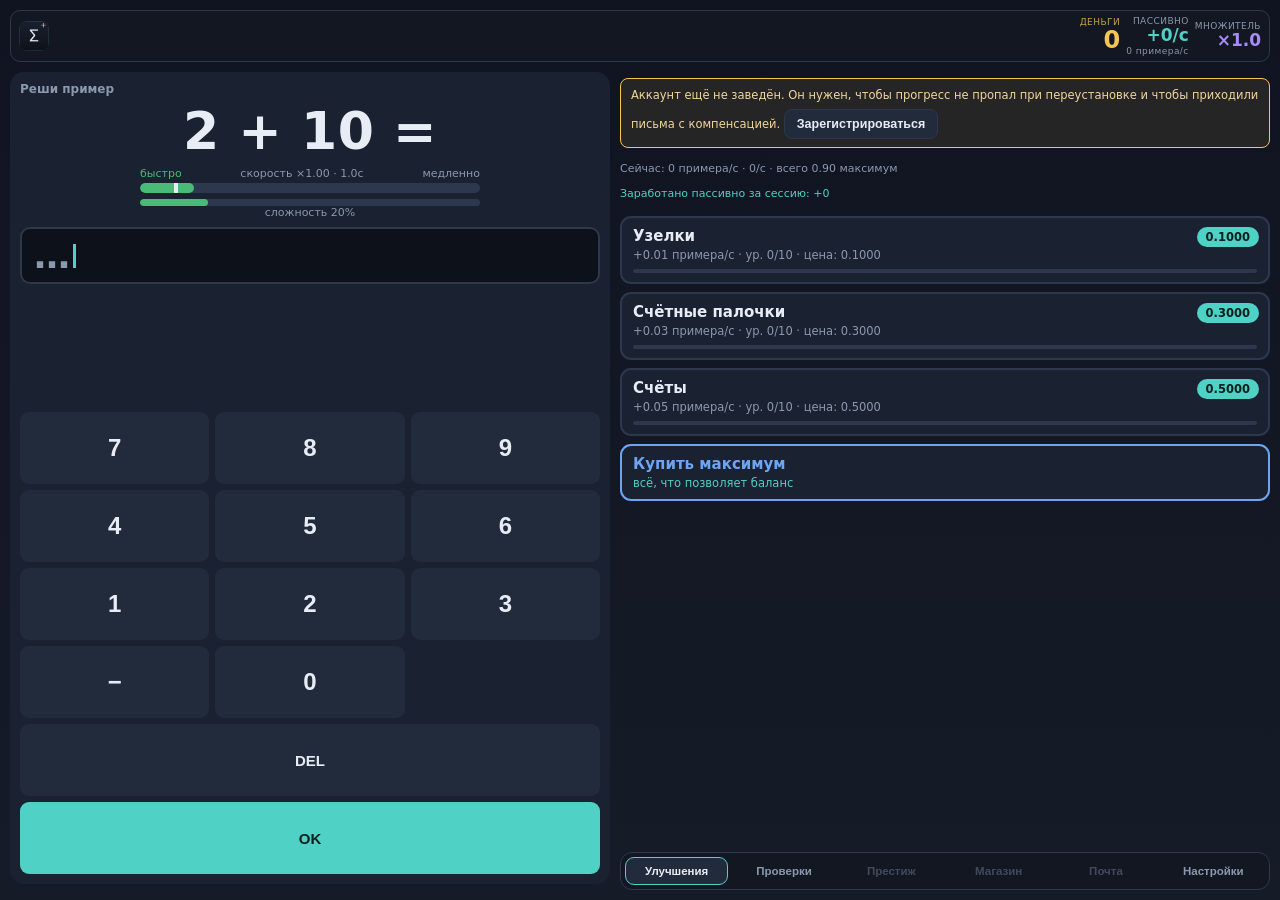
<file: index.html>
<!DOCTYPE html>
<html lang="ru">
<head>
<meta charset="utf-8">
<meta name="viewport" content="width=device-width, initial-scale=1, maximum-scale=1, user-scalable=no, viewport-fit=cover">
<meta name="theme-color" content="#101420">
<title>Math Idle</title>
<link rel="icon" href="icon.png">
<link rel="stylesheet" href="style.css">
</head>
<body class="view-play">
<div id="app">

  <!-- ================= верхняя панель ================= -->
  <header id="topbar">
    <div class="brand">
      <img src="icon.png" alt="Math Idle" class="brand-icon" title="Math Idle">
    </div>
    <div class="stat stat-money">
      <small>ДЕНЬГИ</small>
      <b class="money" id="money">0</b>
    </div>
    <div class="stat">
      <small>ПАССИВНО</small>
      <b class="accent" id="passive">+0/с</b>
      <small id="passiveHint">0 примера/с</small>
    </div>
    <div class="stat stat-mult">
      <small>МНОЖИТЕЛЬ</small>
      <b class="violet" id="mult">×1.0</b>
      <small id="combo"></small>
    </div>
  </header>

  <!-- ================= игра ================= -->
  <section id="play">
    <div class="card problem-card">
      <div class="row-between">
        <h2 id="playTitle">Реши пример</h2>
        <span id="playHint" class="hint hidden"></span>
      </div>
      <div id="timerWrap" class="hidden">
        <div class="bar"><i id="timerBar"></i></div>
        <div class="row-between small">
          <span id="timerText"></span>
          <span id="testProgress"></span>
        </div>
      </div>

      <div id="problem" class="problem">…</div>

      <!-- окно скорости -->
      <div id="speedGauge">
        <div class="gauge-row">
          <span class="small" style="color:var(--green)">быстро</span>
          <span class="small" id="speedText">скорость ×1.00 · 0.0с</span>
          <span class="small" style="color:var(--muted)">медленно</span>
        </div>
        <div class="gauge" id="speedTrack">
          <i id="speedFast"></i>
          <b id="speedMarker"></b>
        </div>
      </div>

      <div id="diffWrap">
        <div class="diffbar"><i id="diffBar"></i></div>
        <div class="row-center small"><span id="diffText"></span></div>
      </div>

      <div id="answer" class="answer"><span id="answerText">…</span><i class="caret"></i></div>
      <div id="floaters"></div>

      <div class="keypad">
        <button data-key="7">7</button><button data-key="8">8</button><button data-key="9">9</button>
        <button data-key="4">4</button><button data-key="5">5</button><button data-key="6">6</button>
        <button data-key="1">1</button><button data-key="2">2</button><button data-key="3">3</button>
        <button data-key="-">−</button><button data-key="0">0</button>
        <button data-key="del" class="wide">DEL</button>
        <button data-key="ok" class="wide primary">OK</button>
      </div>
    </div>
    <div id="log"></div>
  </section>

  <!-- ================= меню ================= -->
  <section id="menus">
    <div id="panel" class="panel"></div>
  </section>

  <!-- ================= навигация, всегда на виду ================= -->
  <nav class="tabs" id="tabs">
    <button data-tab="play">Игра</button>
    <button data-tab="upgrades" class="active">Улучшения</button>
    <button data-tab="test">Проверки</button>
    <button data-tab="prestige">Престиж</button>
    <button data-tab="shop">Магазин</button>
    <button data-tab="mail">Почта</button>
    <button data-tab="settings">Настройки</button>
  </nav>

</div>

<!-- ================= модальное окно ================= -->
<div id="modal" class="modal hidden">
  <div class="modal-card">
    <h3 id="modalTitle"></h3>
    <div id="modalBody"></div>
    <button id="modalClose">Понятно</button>
  </div>
</div>

<!-- ================= затемнение после Femboy Futa house ================= -->
<div id="egg" class="egg hidden">
  <div id="eggVeil" class="egg-veil">
    <div class="egg-card">
      <h2>Femboy Futa house</h2>
      <p>Куплено. Эффектов нет. Как и обещано.</p>
      <h3 class="egg-wait">Ждите версии 1.3...</h3>
      <small>Enter, Esc или нажатие — вернуться к игре</small>
    </div>
  </div>
</div>

<script src="balance.js"></script>
<script src="game.js"></script>
</body>
</html>
</file>
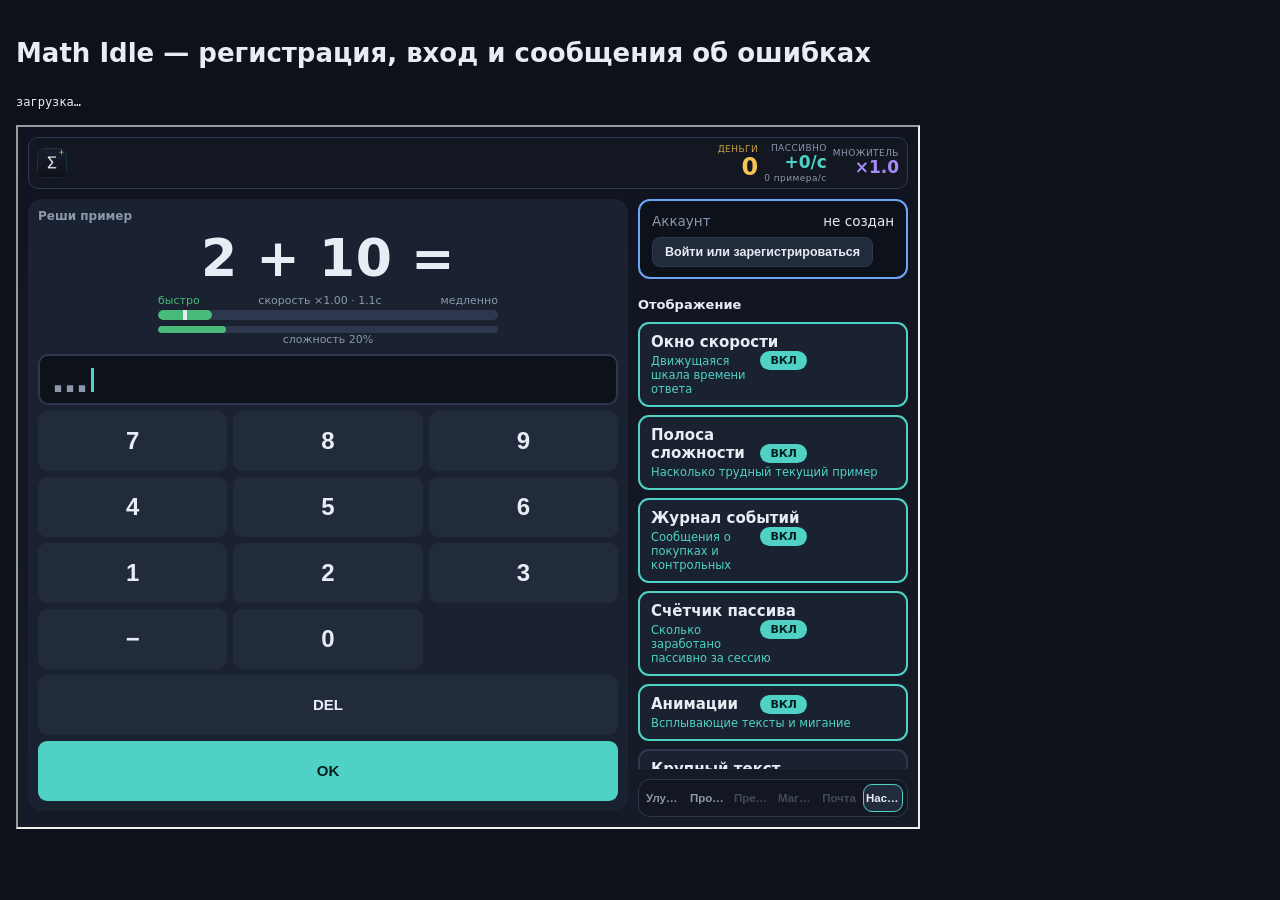
<file: tools/account_probe.html>
<!DOCTYPE html>
<html lang="ru">
<head>
<meta charset="utf-8">
<title>Math Idle — проверка аккаунтов</title>
<style>
  body { background:#0d111a; color:#e8edf5; font: 13px/1.6 system-ui, sans-serif; margin: 0; padding: 16px; }
  #out { font: 12px/1.7 ui-monospace, Consolas, monospace; white-space: pre-wrap; }
  .ok { color:#48bb78; }
  .bad { color:#f56565; }
</style>
</head>
<body>
<h1>Math Idle — регистрация, вход и сообщения об ошибках</h1>
<pre id="out">загрузка…</pre>

<script>
// Проверяет, что игрок получает внятные сообщения, а не технические
// «Failed to fetch». Страницу открывает tools/account_check.sh, она же
// подставляет порт сервера и сценарий.
//
//   ?port=8766&mode=up     сервер запущен: регистрация, вход, ошибки сервера
//   ?port=9999&mode=down   сервер не запущен: понятное объяснение
//   ?mode=native           мост приложения Android: сервер найден сам
var params = new URLSearchParams(location.search);
var PORT = params.get("port") || "8766";
var MODE = params.get("mode") || "up";
var URL_ = "http://127.0.0.1:" + PORT;
var USER = "igrok-" + Date.now().toString().slice(-6);

var out = document.getElementById("out");
var failures = 0;

function log(text, ok) {
  if (ok === false) failures++;
  out.textContent += (ok === false ? "  FAIL " : ok === true ? "  ok   " : "  ..   ") + text + "\n";
}

function frameReady(url) {
  return new Promise(function (res) {
    var f = document.createElement("iframe");
    f.width = 900; f.height = 700; f.src = url;
    f.onload = function () { setTimeout(function () { res(f); }, 800); };
    document.body.appendChild(f);
  });
}

/* Ждём либо сообщение об ошибке, либо кнопку «Выйти». */
function waitText(d, re, ms) {
  return new Promise(function (res) {
    var t0 = Date.now();
    (function tick() {
      // Именно документ игры: пробник живёт в верхней странице, а игра —
      // во вложенном фрейме, и верхний document.getElementById ничего
      // не найдёт. Проверка молча ждала бы в пустоте.
      var panel = d.getElementById("panel");
      if (panel && re.test(panel.innerHTML)) return res(true);
      if (Date.now() - t0 > ms) return res(false);
      setTimeout(tick, 120);
    })();
  });
}

function waitFor(d, ms) {
  return new Promise(function (res) {
    var t0 = Date.now();
    (function tick() {
      var w = d.querySelector(".warn");
      if (w) return res(w.textContent);
      if (d.querySelector("[data-signout]")) return res("ВЫХОД ВЫПОЛНЕН");
      if (Date.now() - t0 > ms) {
        // показываем, что на самом деле: иначе ошибку нельзя понять
        var panel = d.getElementById("panel");
        var head = panel ? panel.textContent.replace(/\s+/g, " ").slice(0, 120) : "панели нет";
        var view = d.body.className;
        return res("ТАЙМАУТ [" + view + "]: " + head);
      }
      setTimeout(tick, 120);
    })();
  });
}

function pause(ms) { return new Promise(function (r) { setTimeout(r, ms); }); }

(async function () {
  var frame = await frameReady("../web/index.html");
  var d = frame.contentDocument;
  var w = frame.contentWindow;

  if (MODE === "native") {
    // Так же устроен мост приложения на Android: игра вызывает
    // MathIdleNative.findServers(), а нативная часть отвечает адресами.
    // В приложении мост есть до старта страницы; здесь ставим его сразу
    // после загрузки — игра несколько раз проверяет его наличие.
    w.MathIdleNative = {
      findServers: function () {
        setTimeout(function () {
          w.MathIdleNativeServers([URL_]);
        }, 120);
      },
    };
    // ждём, пока игра заметит мост (она пробует каждые полсекунды)
    await pause(1200);
    d.querySelector('[data-tab="settings"]').click();
    var panelText = function () { return d.querySelector("#panel").innerHTML; };
    // Ждём именно находки, а не фиксированную паузу: время ответа сети
    // гуляет, и пауза превращалась бы в лотерею — то проверка падает
    // через раз, то проходит.
    await waitText(d, /Сервер найден сам/, 6000);
    // Главная проверка сценария: сервер найден, и игроку не пришлось ничего
    // вводить — поля с адресом на экране нет вовсе.
    log("сервер найден без ввода адреса: " +
        /Сервер найден сам/.test(panelText()),
        /Сервер найден сам/.test(panelText()));
    var hidden = !d.getElementById("serverUrl");
    log("поле адреса скрыто, пока сервер найден: " + hidden, hidden);
    log("есть тихая кнопка «ввести вручную»: " +
        !!d.querySelector("[data-show-server]"),
        !!d.querySelector("[data-show-server]"));
    // Ручной ввод и повторный поиск — запасной путь, открываем его сами.
    var show = d.querySelector("[data-show-server]");
    if (show) {
      show.click();
      await pause(300);
    }
    var search = d.querySelector("[data-find-servers]");
    log("после «ввести вручную» есть поиск заново: " + !!search, !!search);
    if (search) {
      search.click();
      await pause(900);
    }
    var picked = d.getElementById("serverUrl");
    var known = !!(picked && picked.value) ||
      /Сервер найден сам/.test(panelText());
    log("адрес известен игре (найден или задан): " + known, known);
    var shown = /Сервер найден сам/.test(panelText()) ||
        !!(picked && picked.value);
    log("адрес показан в настройках: " + shown, shown);

    d.getElementById("loginName").value = "mob-" + USER + "@mail.ru";
    d.getElementById("loginPass").value = "parol123";
    d.querySelectorAll(".warn").forEach(function (n) { n.remove(); });
    d.querySelector("[data-register]").click();
    var res = await waitFor(d, 15000);
    log("регистрация по найденному адресу: " + res, /ВЫХОД ВЫПОЛНЕН/.test(res));
    var rawFetch = /failed to fetch/i.test(out.textContent);
    log("техническое «Failed to fetch» не показывается: " + !rawFetch, !rawFetch);
    out.className = failures ? "bad" : "ok";
    document.title = failures ? "ACCOUNT-FAIL" : "ACCOUNT-OK";
    return;
  }

  if (MODE === "mail") {
    // Сквозной сценарий: регистрация по почте → письмо с компенсацией →
    // кнопка «Забрать награду» → деньги пришли.
    var EMAIL = "igrok-" + Date.now().toString().slice(-6) + "@mail.ru";
    d.querySelector('[data-tab="settings"]').click();
    await pause(300);
    log("поле просит почту: " +
        (d.getElementById("loginName").type === "email"));
    d.getElementById("serverUrl").value = URL_;
    d.getElementById("loginName").value = EMAIL;
    d.getElementById("loginPass").value = "parol123";
    d.querySelector("[data-register]").click();
    var reg = await waitFor(d, 15000);
    log("регистрация по почте: " + reg, /ВЫХОД ВЫПОЛНЕН/.test(reg));

    var mailTab = d.querySelector('[data-tab="mail"]');
    log("вкладка «Почта» появилась: " + (mailTab && !mailTab.disabled),
        !!(mailTab && !mailTab.disabled));
    mailTab.click();
    await pause(500);
    var html = d.querySelector("#panel").innerHTML;
    log("письмо в ящике: " +
        /Компенсация за утраченный прогресс/.test(html),
        /Компенсация за утраченный прогресс/.test(html));
    log("в письме есть кнопка: " + /Забрать награду/.test(html),
        /Забрать награду/.test(html));

    var before = d.getElementById("money").textContent;
    var claim = d.querySelector("[data-claim]");
    if (!claim) {
      log("кнопка получения найдена", false);
    } else {
      claim.click();
      await pause(1500);
      var after2 = d.getElementById("money").textContent;
      log("деньги после получения: " + before + " -> " + after2,
          before !== after2);
      d.querySelector('[data-tab="mail"]').click();
      await pause(500);
      var html2 = d.querySelector("#panel").innerHTML;
      log("после получения кнопки нет: " + !/Забрать награду/.test(html2),
          !/Забрать награду/.test(html2));
      log("и стоит отметка о получении: " + /Награда получена/.test(html2),
          /Награда получена/.test(html2));
    }
    var raw2 = /failed to fetch/i.test(out.textContent);
    log("техническое «Failed to fetch» не показывается: " + !raw2, !raw2);
    out.className = failures ? "bad" : "ok";
    document.title = failures ? "ACCOUNT-FAIL" : "ACCOUNT-OK";
    return;
  }

  if (MODE === "offline") {
    // Сервера нет — компьютер выключен. Регистрация всё равно обязана
    // работать: аккаунт создаётся на устройстве, письмо с компенсацией
    // приходит сразу, награду можно забрать.
    d.querySelector('[data-tab="settings"]').click();
    await pause(300);
    d.getElementById("loginName").value = "off" + Date.now() + "@mail.ru";
    d.getElementById("loginPass").value = "parol123";
    d.querySelector("[data-register]").click();
    await pause(2500);
    // Аккаунт создан на устройстве: входа на сервер нет, но почта работает
    var mailTab = d.querySelector('[data-tab="mail"]');
    log("вкладка «Почта» открылась: " + (mailTab && !mailTab.disabled),
        !!(mailTab && !mailTab.disabled));
    mailTab.click();
    await pause(500);
    var html = d.querySelector("#panel").innerHTML;
    log("письмо на месте: " +
        /Компенсация за утраченный прогресс/.test(html),
        /Компенсация за утраченный прогресс/.test(html));
    log("помечено «на этом устройстве»: " + /на этом устройстве/.test(html),
        /на этом устройстве/.test(html));
    var before = d.getElementById("money").textContent;
    var claim = d.querySelector("[data-claim]");
    if (!claim) {
      log("кнопка получения найдена", false);
    } else {
      claim.click();
      await pause(800);
      var after = d.getElementById("money").textContent;
      log("деньги сразу на устройстве: " + before + " -> " + after,
          before !== after);
      d.querySelector('[data-tab="mail"]').click();
      await pause(400);
      var gone = !/Забрать награду/.test(d.querySelector("#panel").innerHTML);
      log("кнопки больше нет: " + gone, gone);
    }
    d.querySelector('[data-tab="settings"]').click();
    await pause(400);
    var setHtml = d.querySelector("#panel").innerHTML;
    log("в настройках виден перенос на сервер: " +
        /Перенести на сервер/.test(setHtml), /Перенести на сервер/.test(setHtml));
    // Правило «одна почта — одно письмо»: нажатий сколько угодно,
    // а письмо и награда всё равно одни.
    var EMAIL2 = "farmer-" + Date.now().toString().slice(-6) + "@mail.ru";
    d.querySelector('[data-tab="settings"]').click();
    await pause(300);
    for (var i = 0; i < 5; i++) {
      d.getElementById("serverUrl").value = URL_;
      d.getElementById("loginName").value = EMAIL2;
      d.getElementById("loginPass").value = "parol123";
      d.querySelector("[data-register]").click();
      await pause(700);
    }
    d.querySelector('[data-tab="mail"]').click();
    await pause(500);
    var seen = (d.querySelector("#panel").innerHTML.match(
        /Компенсация за утраченный прогресс/g) || []).length;
    log("пять нажатий «Регистрация» — писем одно: " + (seen === 1), seen === 1);
    var btn2 = d.querySelector("[data-claim]");
    if (btn2) btn2.click();
    await pause(900);
    var money = d.getElementById("money").textContent.trim();
    log("награда начислена один раз: " + money,
        /^100([.,]0+)?$/.test(money));
    out.className = failures ? "bad" : "ok";
    document.title = failures ? "ACCOUNT-FAIL" : "ACCOUNT-OK";
    return;
  }

  d.querySelector('[data-tab="settings"]').click();
  await pause(300);

  function fill(name, pass) {
    d.getElementById("serverUrl").value = URL_;
    d.getElementById("loginName").value = name + "@mail.ru";
    d.getElementById("loginPass").value = pass;
  }
  function click(sel) {
    // убираем прошлое сообщение, иначе ждём не тот ответ
    d.querySelectorAll(".warn").forEach(function (n) { n.remove(); });
    d.querySelector(sel).click();
  }
  function signOut() {
    if (d.querySelector("[data-signout]")) click("[data-signout]");
    return pause(300);
  }

  // 1. вход, если сервера нет
  if (MODE === "down") {
    // Регистрация без сервера создаёт аккаунт на устройстве — это
    // проверяет сценарий offline. А «Войти» откатиться не может: входить
    // некуда, и игра обязана честно об этом сказать.
    fill(USER, "parol123");
    click("[data-login]");
    var login = await waitFor(d, 15000);
    // Про «сервер не отвечает» проверяем обратное: такой фразы на экране
    // быть не должно — она пугает новичка, будто игра сломалась.
    var scary = /сервер не отвечает|не удалось связаться/i.test(login);
    log("страшного текста про сервер нет: " + !scary, scary ? login : "");
    var clear = !scary && !/failed to fetch/i.test(login);
    log("вход без сервера — сообщение спокойное: " + clear, clear);
    log("игрок не попал в аккаунт: " + !/ВЫХОД ВЫПОЛНЕН/.test(login),
      !/ВЫХОД ВЫПОЛНЕН/.test(login));
    out.className = failures ? "bad" : "ok";
    document.title = failures ? "ACCOUNT-FAIL" : "ACCOUNT-OK";
    return;
  }

  fill(USER, "parol123");
  click("[data-register]");
  var e1 = await waitFor(d, 15000);
  log("регистрация нового игрока: " + e1, /ВЫХОД ВЫПОЛНЕН/.test(e1));

  await signOut();
  // 2. неверный пароль
  fill(USER, "nepravilny");
  click("[data-login]");
  var e2 = await waitFor(d, 12000);
  log("неверный пароль: " + e2, /неверн/i.test(e2));

  // 3. верный пароль
  fill(USER, "parol123");
  click("[data-login]");
  var e3 = await waitFor(d, 12000);
  log("верный пароль: " + e3, /ВЫХОД ВЫПОЛНЕН/.test(e3));

  await signOut();
  // 4. занятое имя
  fill(USER, "parol123");
  click("[data-register]");
  var e4 = await waitFor(d, 12000);
  log("занятая почта: " + e4, /уже есть аккаунт|занят/i.test(e4));

  await signOut();
  // 5. короткий пароль
  fill("novy-" + USER, "123");
  click("[data-register]");
  var e5 = await waitFor(d, 12000);
  log("короткий пароль: " + e5, /минимум|парол/i.test(e5));

  // 6. адрес сервера пережил перезагрузку
  var again = await frameReady("../web/index.html");
  var d2 = again.contentDocument;
  d2.querySelector('[data-tab="settings"]').click();
  await pause(300);
  var saved = d2.getElementById("serverUrl");
  log("адрес сервера сохранён: " + (saved && saved.value === URL_),
    !!saved && saved.value === URL_);

  var raw = /failed to fetch/i.test(out.textContent);
  log("техническое «Failed to fetch» не показывается игроку: " + !raw, !raw);

  out.className = failures ? "bad" : "ok";
  document.title = failures ? "ACCOUNT-FAIL" : "ACCOUNT-OK";
})();
</script>
</body>
</html>
</file>
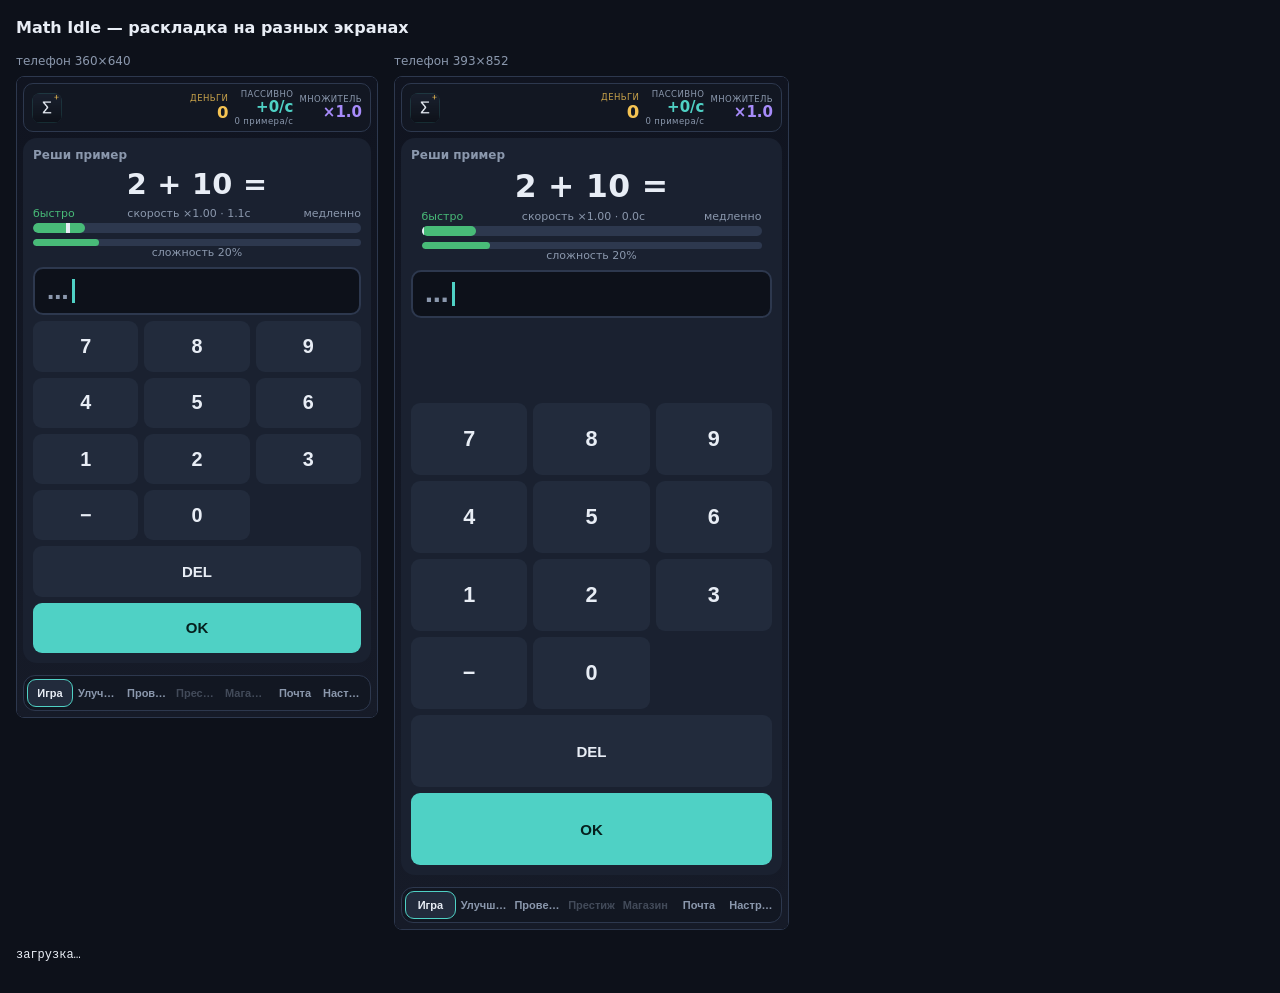
<file: tools/layout_probe.html>
<!DOCTYPE html>
<html lang="ru">
<head>
<meta charset="utf-8">
<title>Math Idle — проверка раскладки</title>
<style>
  body { background:#0d111a; color:#e8edf5; font: 14px/1.5 system-ui, sans-serif; margin: 0; padding: 16px; }
  h1 { font-size: 16px; margin: 0 0 12px; }
  #frames { display: flex; flex-wrap: wrap; gap: 16px; }
  figure { margin: 0; }
  figcaption { font-size: 12px; color: #8b98ad; margin-bottom: 6px; }
  iframe { border: 1px solid #2d384e; border-radius: 8px; display: block; }
  #report { margin-top: 16px; font: 12px/1.6 ui-monospace, Consolas, monospace; white-space: pre-wrap; }
  .bad { color: #f56565; }
  .good { color: #48bb78; }
</style>
</head>
<body>
<h1>Math Idle — раскладка на разных экранах</h1>
<div id="frames"></div>
<pre id="report">загрузка…</pre>

<script>
// Размеры, на которых проверяем игру.
// `click` — вкладка, которую открываем перед замером.
var SIZES = [
  { name: "телефон 360×640", w: 360, h: 640 },
  { name: "телефон 393×852", w: 393, h: 852 },
  { name: "узкий 320×568",  w: 320, h: 568 },
  { name: "телефон, меню «Настройки»", w: 360, h: 640, click: "settings" },
  { name: "планшет 768×1024", w: 768, h: 1024 },
  { name: "десктоп 1280×800", w: 1280, h: 800 }
];

var out = [];
var problems = 0;

function report(ok, text) {
  if (!ok) problems++;
  out.push((ok ? "  ok   " : "  FAIL ") + text);
}

function measure(win, name) {
  var doc = win.document;
  var body = doc.body;
  var app = doc.getElementById("app");
  var nav = doc.querySelector(".tabs");
  var play = doc.getElementById("play");
  var menus = doc.getElementById("menus");

  out.push("");
  out.push(name + "  (окно " + win.innerWidth + "×" + win.innerHeight + ")");

  // 1. ничего не вылезает по горизонтали
  var overflowX = doc.documentElement.scrollWidth - win.innerWidth;
  report(overflowX <= 1, "нет горизонтального переполнения (лишнее: " + overflowX + "px)");

  // 2. страница не прокручивается
  var overflowY = doc.documentElement.scrollHeight - win.innerHeight;
  report(overflowY <= 1, "нет вертикального переполнения (лишнее: " + overflowY + "px)");

  // 3. навигация прижата к низу
  var navBox = nav.getBoundingClientRect();
  var appBox = app.getBoundingClientRect();
  report(navBox.bottom <= appBox.bottom + 1.5,
    "навигация внизу: " + navBox.bottom.toFixed(0) + " ≤ " + appBox.bottom.toFixed(0));

  // 4. навигация видна целиком
  report(navBox.right <= win.innerWidth + 1.5,
    "навигация помещается по ширине (" + navBox.right.toFixed(0) + " ≤ " + win.innerWidth + ")");

  // 5. верхняя панель помещается
  var top = doc.getElementById("topbar").getBoundingClientRect();
  report(top.right <= win.innerWidth + 1.5,
    "верхняя панель помещается (" + top.right.toFixed(0) + ")");

  // 5a. деньги не обрезаны даже в худшем случае.
  // Самая длинная строка, какую может выдать форматирование: «999.99e−12».
  var moneyEl = doc.getElementById("money");
  if (moneyEl) {
    var keep = moneyEl.textContent;
    moneyEl.textContent = "999.99e−12";
    var moneyFits = moneyEl.scrollWidth <= moneyEl.clientWidth + 1;
    var moneyBox = moneyEl.getBoundingClientRect();
    moneyEl.textContent = keep;
    report(moneyFits && moneyBox.width > 0,
      "деньги не обрезаны на худшем случае (" + moneyEl.scrollWidth +
      " ≤ " + moneyEl.clientWidth + ")");
  }

  // 6–7. игровой экран (проверяем, только если он открыт)
  var playShown = win.getComputedStyle(play).display !== "none";
  if (playShown) {
    var keys = doc.querySelectorAll(".keypad button");
    var keysBad = 0, keysBottom = 0;
    for (var i = 0; i < keys.length; i++) {
      var r = keys[i].getBoundingClientRect();
      if (r.right > win.innerWidth + 1 || r.bottom > win.innerHeight + 1 || r.left < -1) keysBad++;
      keysBottom = Math.max(keysBottom, r.bottom);
    }
    report(keysBad === 0, "все " + keys.length + " кнопок в экране (вылезли: " + keysBad + ")");
    report(keysBottom > 0 && keysBottom <= win.innerHeight,
      "клавиатура не обрезана снизу (" + keysBottom.toFixed(0) + " ≤ " + win.innerHeight + ")");

    var problem = doc.getElementById("problem").getBoundingClientRect();
    report(problem.height > 0 && problem.bottom <= win.innerHeight + 1,
      "пример виден (" + problem.height.toFixed(0) + "px)");
  }

  // 8. на телефоне игра и меню не наезжают друг на друга
  var wide = win.innerWidth >= 760;
  var menuShown = win.getComputedStyle(menus).display !== "none";
  if (wide) {
    report(playShown && menuShown, "на широком экране видны и игра, и меню");
    var playBox = play.getBoundingClientRect(), menuBox = menus.getBoundingClientRect();
    report(playBox.right <= menuBox.left + 1,
      "колонки не перекрываются (" + playBox.right.toFixed(0) + " ≤ " + menuBox.left.toFixed(0) + ")");
  } else {
    report(playShown !== menuShown, "на телефоне показан ровно один экран");
  }

  // 9. содержимое открытой вкладки помещается и прокручивается
  var panel = doc.getElementById("panel");
  if (panel && menuShown) {
    var pRect = panel.getBoundingClientRect();
    report(pRect.width > 0 && pRect.right <= win.innerWidth + 1.5,
      "панель меню по ширине (" + pRect.width.toFixed(0) + ")");
    report(pRect.height > 0 && pRect.bottom <= win.innerHeight + 1.5,
      "панель меню по высоте (" + pRect.height.toFixed(0) + " ≤ " + win.innerHeight + ")");
    var items = panel.querySelectorAll(".item, .info-card");
    var hidden = 0;
    for (var i = 0; i < items.length; i++) {
      var r = items[i].getBoundingClientRect();
      if (r.right > win.innerWidth + 1.5 || r.left < -1.5) hidden++;
    }
    report(hidden === 0, "карточки меню не вылезают (" + items.length + " шт, нарушено " + hidden + ")");
  }
}

function load(size, done) {
  var figure = document.createElement("figure");
  var caption = document.createElement("figcaption");
  caption.textContent = size.name;
  var frame = document.createElement("iframe");
  frame.width = size.w;
  frame.height = size.h;
  frame.src = "../web/index.html";
  figure.appendChild(caption);
  figure.appendChild(frame);
  document.getElementById("frames").appendChild(figure);

  frame.addEventListener("load", function () {
    // даём игре время на загрузку скриптов и первый кадр
    setTimeout(function () {
      try {
        if (size.click) {
          var tab = frame.contentDocument.querySelector('[data-tab="' + size.click + '"]');
          if (tab) tab.click();
        }
        measure(frame.contentWindow, size.name);
      } catch (err) {
        report(false, "ошибка измерения: " + err.message);
      }
      done();
    }, 900);
  });
}

(function run() {
  var i = 0;
  (function next() {
    if (i >= SIZES.length) {
      var reportEl = document.getElementById("report");
      reportEl.textContent = (problems === 0 ? "ВСЁ ПОМЕЩАЕТСЯ" : "ПРОБЛЕМ: " + problems) +
        "\n" + out.join("\n");
      reportEl.className = problems === 0 ? "good" : "bad";
      document.title = problems === 0 ? "LAYOUT-OK" : "LAYOUT-FAIL:" + problems;
      return;
    }
    load(SIZES[i++], next);
  })();
})();
</script>
</body>
</html>
</file>
<file: style.css>
:root {
  --bg: #101420;
  --bg2: #161b28;
  --panel: #1a2130;
  --panel-hi: #222b3c;
  --line: #2d384e;
  --text: #e8edf5;
  --muted: #8b98ad;
  --accent: #4fd1c5;
  --gold: #f6c453;
  --green: #48bb78;
  --red: #f56565;
  --blue: #6ca5f5;
  --violet: #a78bfa;
  --radius: 14px;
  /* высота окна: JS подставляет реальную, иначе dvh/vh */
  --app-h: 100vh;
}

* { box-sizing: border-box; -webkit-tap-highlight-color: transparent; }

html, body {
  margin: 0;
  padding: 0;
  height: 100%;
  overflow: hidden;              /* страница не скроллится — только внутренние панели */
  background: var(--bg);
  color: var(--text);
  font-family: system-ui, "Segoe UI", Roboto, Arial, sans-serif;
  overscroll-behavior: none;
  user-select: none;
  -webkit-user-select: none;
}

/* ================= оболочка приложения =================
 * Высота фиксирована по окну: всё, что не помещается, сжимается,
 * ничего не уезжает под экран. */
#app {
  height: var(--app-h);
  display: grid;
  grid-template-rows: auto minmax(0, 1fr) auto;
  /* minmax(0, …) обязателен: иначе колонка не сжимается меньше своего
     содержимого, верхняя панель распирает сетку и всё уезжает за экран */
  grid-template-columns: minmax(0, 1fr);
  grid-template-areas:
    "top"
    "stage"
    "tabs";
  gap: 6px;
  padding: 6px;
  padding-top: max(6px, env(safe-area-inset-top));
  padding-bottom: max(6px, env(safe-area-inset-bottom));
  background-color: var(--bg);
  background-image: linear-gradient(180deg, var(--bg) 0%, var(--bg2) 100%);
}

#topbar { grid-area: top; min-width: 0; }
#play, #menus { grid-area: stage; min-height: 0; min-width: 0; }
.tabs { grid-area: tabs; }

/* ================= телефон: один экран за раз =================
 * На узком экране игра и меню занимают одно и то же место и
 * переключаются вкладками внизу. */
@media (max-width: 759px) {
  body.view-play #menus { display: none; }
  body.view-menu #play { display: none; }
}

/* ================= верхняя панель ================= */
#topbar {
  display: flex;
  align-items: center;
  gap: 6px;
  padding: 5px 8px;
  background: #121722;
  border: 1px solid var(--line);
  border-radius: 10px;
  overflow: hidden;          /* панель не должна распирать сетку */
  min-width: 0;
}

/* логотип без подписи: название игры живёт в заголовке вкладки */
.brand { display: flex; align-items: center; margin-right: 2px; flex: none; }
.brand-icon { width: 30px; height: 30px; border-radius: 8px; flex: none; }

.stat {
  text-align: right;
  min-width: 0;
  flex: 0 1 auto;
  overflow: hidden;
}
.stat small {
  display: block;
  color: var(--muted);
  font-size: 9px;
  letter-spacing: .05em;
  white-space: nowrap;
  overflow: hidden;
  text-overflow: ellipsis;
}
.stat b {
  display: block;
  font-size: 15px;
  line-height: 1.15;
  white-space: nowrap;
  overflow: hidden;
  text-overflow: ellipsis;
}
.stat .money { color: var(--gold); }
.stat .accent { color: var(--accent); }
.stat .violet { color: var(--violet); }

/* Деньги — самое важное в панели: отдаём им место, остальные сжимаются */
.stat-money { flex: 1 1 auto; order: 1; }
.stat-money b { font-size: clamp(15px, 4.6vw, 22px); }
.stat-money small { color: #c8a24a; }
#topbar .stat:not(.stat-money) { order: 2; }

/* ================= игра ================= */
#play { display: flex; flex-direction: column; gap: 6px; overflow: hidden; }

.card {
  background: var(--panel);
  border-radius: var(--radius);
  padding: 10px;
}

.problem-card {
  flex: 1;
  min-height: 0;
  display: flex;
  flex-direction: column;
  justify-content: flex-start;
}

.row-between { display: flex; justify-content: space-between; align-items: center; gap: 8px; }
.row-center { display: flex; justify-content: center; }
.small { font-size: 11px; color: var(--muted); }
.small.accent { color: var(--accent); }
.hidden { display: none !important; }

.problem-card h2 { margin: 0; font-size: 12px; color: var(--muted); font-weight: 600; }
.hint { color: var(--gold); font-size: 12px; }

#timerWrap { margin-top: 6px; }
.bar, .diffbar { background: var(--line); border-radius: 5px; overflow: hidden; height: 7px; }
#timerBar, #diffBar { display: block; height: 100%; width: 0; background: var(--green); border-radius: 5px; }
#timerWrap .bar { height: 8px; }
#timerWrap .small { margin-top: 3px; }

.problem {
  text-align: center;
  font-size: clamp(24px, 8vw, 52px);
  font-weight: 800;
  padding: 6px 0 2px;
  line-height: 1.15;
  letter-spacing: .01em;
}

/* окно скорости */
#speedGauge { margin: 4px auto 0; width: 100%; max-width: 340px; }
.gauge-row { display: flex; justify-content: space-between; margin-bottom: 3px; }
.gauge {
  position: relative;
  height: 10px;
  background: var(--line);
  border-radius: 5px;
  overflow: hidden;
}
.gauge i {
  position: absolute;
  left: 0; top: 0; bottom: 0;
  background: var(--green);
  border-radius: 5px;
}
.gauge b {
  position: absolute;
  top: -2px; bottom: -2px;
  width: 4px;
  margin-left: -2px;
  background: var(--text);
  border-radius: 2px;
  transition: left .1s linear;
}
#diffWrap { margin: 6px auto 0; width: 100%; max-width: 340px; }

.answer {
  position: relative;
  margin: 8px 0 6px;
  background: #0d111a;
  border: 2px solid var(--line);
  border-radius: 10px;
  padding: 6px 12px;
  font-size: clamp(20px, 6vw, 36px);
  font-weight: 700;
  min-height: 48px;
  max-height: 64px;
  display: flex;
  align-items: center;
}
.answer.active { border-color: var(--accent); }
.caret { display: inline-block; width: 3px; height: 24px; background: var(--accent); margin-left: 3px; animation: blink 1s steps(1) infinite; }
@keyframes blink { 50% { opacity: 0; } }

/* летящие +деньги */
#floaters { position: relative; height: 0; }
.floater {
  position: absolute;
  left: 12px;
  top: -30px;
  font-size: 20px;
  font-weight: 800;
  animation: floatUp 1.1s ease-out forwards;
  pointer-events: none;
}
@keyframes floatUp {
  to { transform: translateY(-42px); opacity: 0; }
}

/* клавиатура прижата к низу — до неё дотянуться большим пальцем.
   На низких экранах сжимается, на высоких не раздувается. */
.keypad {
  display: grid;
  grid-template-columns: repeat(3, 1fr);
  grid-auto-rows: minmax(32px, 72px);
  gap: 6px;
  flex: 0 1 auto;
  min-height: 0;
  margin-top: auto;         /* свободное место собирается над клавиатурой */
}
.keypad button {
  background: var(--panel-hi);
  color: var(--text);
  border: 1px solid transparent;
  border-radius: 9px;
  font-size: clamp(17px, 5.5vw, 24px);
  font-weight: 700;
  cursor: pointer;
  padding: 0;
  min-height: 0;
  min-width: 0;
}
.keypad button:active { transform: scale(.96); border-color: var(--accent); }
.keypad button.wide { grid-column: span 3; font-size: 15px; }
.keypad button.primary { background: var(--accent); color: #06201e; }

#log {
  flex: none;
  font-size: 12px;
  display: flex;
  flex-direction: column;
  gap: 2px;
  max-height: 46px;
  overflow: hidden;
}
#log div { animation: fadeIn .2s ease-out; }
@keyframes fadeIn { from { opacity: 0; transform: translateY(4px); } }

/* ================= меню ================= */
#menus { overflow: hidden; }
.panel { display: flex; flex-direction: column; gap: 8px; height: 100%; overflow-y: auto; -webkit-overflow-scrolling: touch; padding-bottom: 4px; }

.item {
  position: relative;
  flex: none;
  background: var(--panel);
  border: 2px solid var(--line);
  border-radius: 11px;
  padding: 9px 11px;
  text-align: left;
  color: var(--text);
  cursor: pointer;
  font: inherit;
}
.item .name { font-size: 15px; font-weight: 700; padding-right: 88px; }
.item .sub { font-size: 11.5px; color: var(--muted); margin-top: 3px; }
.item .price {
  position: absolute;
  right: 9px; top: 9px;
  background: var(--accent);
  color: #06201e;
  font-size: 11.5px;
  font-weight: 800;
  padding: 3px 9px;
  border-radius: 11px;
}
.item.affordable { border-color: var(--accent); }
.item.affordable .sub { color: var(--accent); }
.item.violet.affordable { border-color: var(--violet); }
.item.violet.affordable .sub { color: var(--violet); }
.item.gold.affordable { border-color: var(--gold); }
.item.gold.affordable .sub { color: var(--gold); }
.item:disabled { opacity: .5; cursor: default; }
.item .prog { height: 4px; background: var(--line); border-radius: 3px; margin-top: 7px; overflow: hidden; }
.item .prog i { display: block; height: 100%; background: var(--accent); }

.item .toggle {
  float: right;
  background: var(--line);
  color: var(--muted);
  font-size: 11px;
  font-weight: 700;
  padding: 3px 10px;
  border-radius: 11px;
}
.item.affordable .toggle { background: var(--accent); color: #06201e; }

.panel h4 { margin: 10px 0 2px; font-size: 13px; color: var(--text); }

.info-card {
  flex: none;
  background: #0d111a;
  border: 2px solid var(--blue);
  border-radius: 12px;
  padding: 11px;
}
.info-card h3 { margin: 0 0 6px; color: var(--blue); font-size: 17px; }
.info-card .line { display: flex; justify-content: space-between; gap: 10px; font-size: 13.5px; padding: 2px 0; }
.info-card .line span:last-child { color: var(--text); text-align: right; }
.info-card .line span:first-child { color: var(--muted); }
.rules { flex: none; font-size: 12px; color: var(--muted); line-height: 1.6; }
.rules b { color: var(--text); }

.row-fields { display: flex; gap: 8px; margin: 8px 0; }
.row-fields input {
  flex: 1;
  min-width: 0;
  background: #0d111a;
  border: 2px solid var(--line);
  border-radius: 9px;
  color: var(--text);
  padding: 9px;
  font: inherit;
  font-size: 14px;
}
.row-fields input:focus { outline: none; border-color: var(--accent); }

/* поле на всю ширину — адрес сервера аккаунтов */
.full-input {
  display: block;
  width: 100%;
  min-width: 0;
  background: #0d111a;
  border: 2px solid var(--line);
  border-radius: 9px;
  color: var(--text);
  padding: 9px;
  font: inherit;
  font-size: 13px;
}
.full-input:focus { outline: none; border-color: var(--accent); }
.field-label { display: block; margin: 10px 0 4px; }

/* компактная кнопка рядом с полем */
.small-btn {
  display: inline-block;
  margin-top: 6px;
  background: var(--panel-hi);
  color: var(--text);
  border: 1px solid var(--line);
  border-radius: 8px;
  padding: 7px 12px;
  font-size: 12.5px;
  font-weight: 700;
  cursor: pointer;
}
.small-btn:hover { border-color: var(--accent); }

/* тихая ссылка: второстепенное действие, чтобы не спорить с главной кнопкой */
.link-btn {
  display: inline-block;
  margin-top: 6px;
  padding: 0;
  background: none;
  border: 0;
  border-bottom: 1px dashed var(--line);
  color: var(--muted);
  font-size: 12px;
  cursor: pointer;
}
.link-btn:hover { color: var(--accent); border-bottom-color: var(--accent); }

/* предупреждение: сервер недоступен, неверный адрес и т.п. */
.warn {
  margin: 6px 0;
  padding: 8px 10px;
  background: rgba(248, 81, 73, .1);
  border: 1px solid var(--red);
  border-radius: 8px;
  color: #ffb3ae;
  font-size: 11.5px;
  line-height: 1.45;
}

/* предупреждение, а не ошибка: важно, но ничего не сломалось */
.notice {
  margin: 6px 0;
  padding: 8px 10px;
  background: rgba(246, 196, 83, .09);
  border: 1px solid var(--gold);
  border-radius: 8px;
  color: #f0d79a;
  font-size: 11.5px;
  line-height: 1.45;
}

.big-btn {
  flex: none;
  width: 100%;
  margin-top: 8px;
  background: var(--green);
  color: #04240f;
  border: none;
  border-radius: 10px;
  padding: 12px;
  font-size: 15px;
  font-weight: 800;
  cursor: pointer;
}
.big-btn.danger { background: var(--red); color: #2b0808; }
.big-btn:disabled { background: var(--panel-hi); color: var(--muted); cursor: default; }

/* ================= навигация =================
 * Всегда внизу экрана и всегда на виду — до любого меню можно
 * дотянуться большим пальцем, не прокручивая страницу. */
.tabs {
  display: flex;
  gap: 4px;
  background: #121722;
  border: 1px solid var(--line);
  border-radius: 12px;
  padding: 4px;
}
.tabs button {
  flex: 1 1 0;
  min-width: 0;
  background: transparent;
  color: var(--muted);
  border: 1px solid transparent;
  border-radius: 9px;
  padding: 7px 2px;
  font-size: 11.5px;
  font-weight: 600;
  cursor: pointer;
  white-space: nowrap;
  overflow: hidden;
  text-overflow: ellipsis;
}
.tabs button.active {
  background: var(--panel-hi);
  color: var(--text);
  border-color: var(--accent);
}
.tabs button:disabled { opacity: .4; }

/* ================= модальное окно ================= */
.modal {
  position: fixed;
  inset: 0;
  background: rgba(0, 0, 0, .72);
  display: flex;
  align-items: center;
  justify-content: center;
  padding: 20px;
  z-index: 20;
}
.modal-card {
  background: var(--panel);
  border: 3px solid var(--green);
  border-radius: 16px;
  padding: 20px;
  text-align: center;
  max-width: 420px;
  width: 100%;
  animation: pop .18s ease-out;
}
.modal-card.fail { border-color: var(--red); }
@keyframes pop { from { transform: scale(.92); opacity: 0; } }
.modal-card h3 { margin: 0 0 10px; font-size: 23px; color: var(--green); }
.modal-card.fail h3 { color: var(--red); }
.modal-card .mline { font-size: 14px; padding: 3px 0; }
.modal-card button {
  margin-top: 14px;
  width: 100%;
  background: var(--accent);
  color: #06201e;
  border: none;
  border-radius: 10px;
  padding: 12px;
  font-size: 16px;
  font-weight: 700;
  cursor: pointer;
}

/* затемнение после «Femboy Futa house» */
.egg-veil {
  position: fixed;
  inset: 0;
  background: rgba(4, 6, 12, .92);
  display: flex;
  align-items: center;
  justify-content: center;
  padding: 20px;
  z-index: 30;
}
.egg-card {
  background: #0c0e16;
  border: 3px solid var(--gold);
  border-radius: 20px;
  padding: 24px 20px;
  text-align: center;
  max-width: 520px;
  width: 100%;
  animation: pop .2s ease-out;
}
.egg-card h2 { margin: 0 0 10px; color: var(--gold); font-size: 26px; }
.egg-card p { margin: 0 0 14px; color: var(--text); font-size: 15px; }
.egg-wait { margin: 0 0 14px; font-size: 22px; color: var(--gold); animation: pulse 2s ease-in-out infinite; }
.egg-card small { color: var(--muted); font-size: 12px; }
@keyframes pulse { 50% { opacity: .55; } }

/* вспышка экрана */
body.flash-ok::after, body.flash-bad::after {
  content: "";
  position: fixed;
  inset: 0;
  pointer-events: none;
  animation: flash .3s ease-out forwards;
}
body.flash-ok::after { background: rgba(72, 187, 120, .22); }
body.flash-bad::after { background: rgba(245, 101, 101, .22); }
@keyframes flash { to { opacity: 0; } }

/* крупный текст (настройка) */
body.big-text .item .name { font-size: 17px; }
body.big-text .keypad button { font-size: clamp(19px, 6vw, 26px); }

/* ================= широкий экран =================
 * Игра слева, меню справа, навигация — под меню, в той же колонке. */
@media (min-width: 760px) {
  :root { --app-h: 100vh; }
  #app {
    max-width: 1320px;
    margin: 0 auto;
    padding: 10px;
    gap: 10px;
    grid-template-columns: minmax(0, 600px) minmax(0, 1fr);
    grid-template-rows: auto minmax(0, 1fr) auto;
    grid-template-areas:
      "top   top"
      "play  menus"
      "play  tabs";
  }
  /* на широком экране игра слева, меню справа, навигация — под меню */
  #play { grid-area: play; }
  #menus { grid-area: menus; }
  /* вкладка «Игра» нужна только на телефоне */
  .tabs [data-tab="play"] { display: none; }
  .stat b { font-size: 17px; }
  .stat-money b { font-size: 24px; }
  .hint-line { display: block; color: #566072; font-size: 11px; margin-top: 8px; text-align: center; }
}

/* телефон: поля поменьше, лог в одну строку */
@media (max-width: 759px) {
  .hint-line { display: none; }
  #log { max-height: 34px; }
  .stat small { font-size: 8.5px; }
  .tabs { gap: 3px; padding: 3px; }
  .tabs button { font-size: 11px; padding: 7px 1px; }
}

/* совсем узкие экраны (старые телефоны, 320 px) */
@media (max-width: 359px) {
  .tabs button { font-size: 10px; }
  .keypad { gap: 4px; }
  .keypad button { font-size: 16px; }
  /* на 320 px место есть только у денег и логотипа */
  .stat-mult { display: none; }
  .stat:not(.stat-money) small { display: none; }
}

@media (prefers-reduced-motion: reduce) {
  .floater, .modal-card, .egg-card, .egg-wait,
  body.flash-ok::after, body.flash-bad::after, #log div, .gauge b { animation: none; transition: none; }
}
</file>
